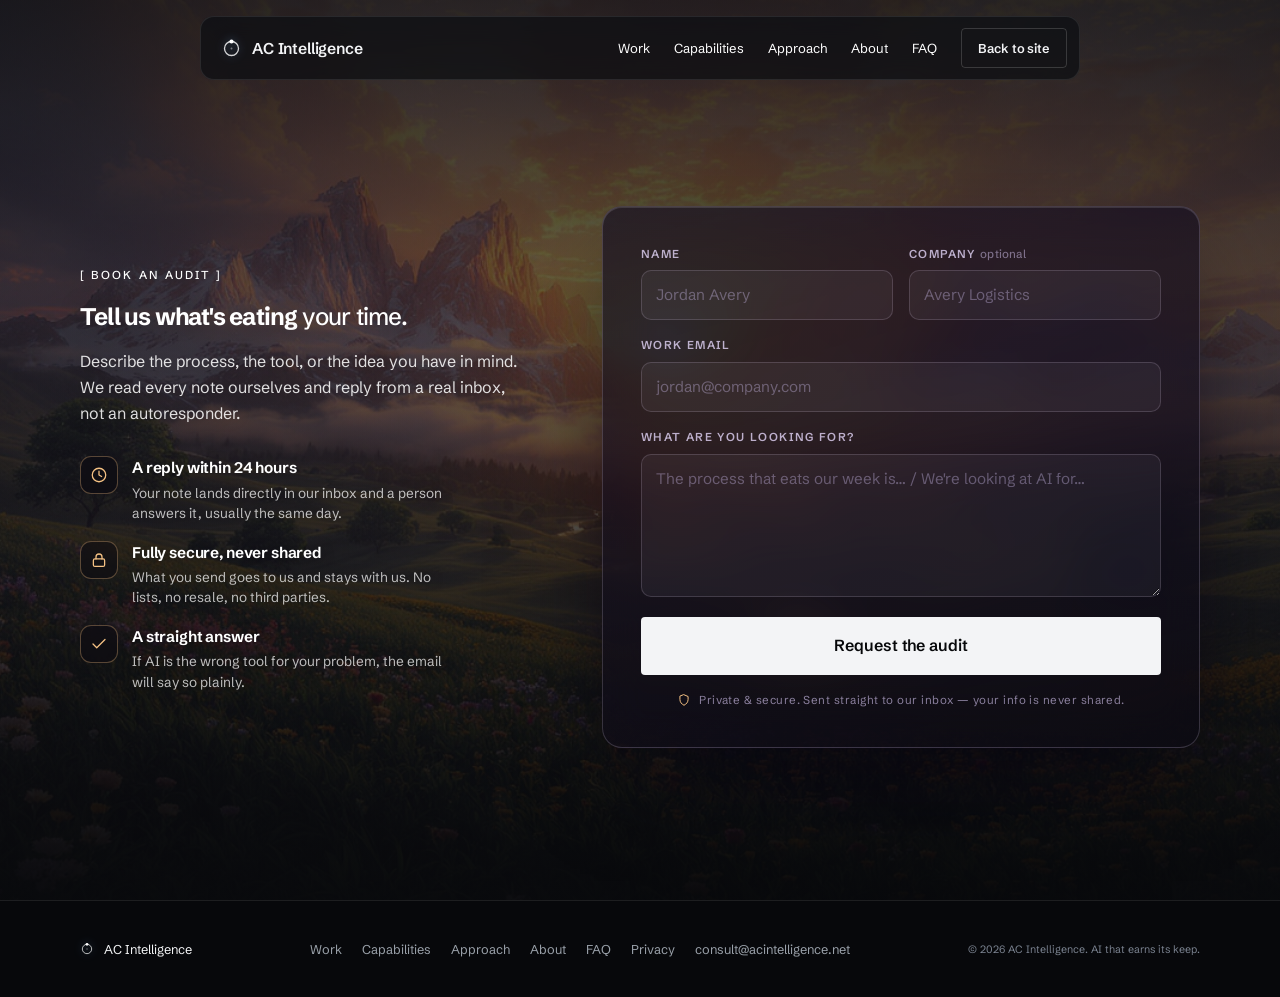
<file: book.html>
<!DOCTYPE html>
<html lang="en">
<head>
  <meta charset="UTF-8" />
  <meta name="viewport" content="width=device-width, initial-scale=1.0" />
  <title>Book an Audit | AC Intelligence</title>
  <meta name="description" content="Book a 30-minute AI audit with AC Intelligence. Tell us about the process that eats your time and hear back from a real person within 24 hours." />
  <meta name="robots" content="index, follow" />
  <link rel="canonical" href="https://www.acintelligence.net/book.html" />
  <meta property="og:type" content="website" />
  <meta property="og:url" content="https://www.acintelligence.net/book.html" />
  <meta property="og:title" content="Book an Audit | AC Intelligence" />
  <meta property="og:description" content="Tell us about the process that eats your time. A real person replies within 24 hours." />
  <meta property="og:image" content="https://www.acintelligence.net/assets/og.jpg?v=2" />
  <meta name="twitter:card" content="summary_large_image" />
  <meta name="twitter:title" content="Book an Audit | AC Intelligence" />
  <meta name="twitter:description" content="Tell us about the process that eats your time. A real person replies within 24 hours." />
  <meta name="twitter:image" content="https://www.acintelligence.net/assets/og.jpg?v=2" />
  <link rel="preconnect" href="https://fonts.googleapis.com" />
  <link rel="preconnect" href="https://fonts.gstatic.com" crossorigin />
  <link href="https://fonts.googleapis.com/css2?family=Schibsted+Grotesk:wght@400;500;600;700;800;900&display=swap" rel="stylesheet" />
  <link rel="icon" type="image/svg+xml" href="assets/favicon.svg?v=4" />
  <link rel="icon" type="image/png" sizes="48x48" href="assets/favicon-48.png?v=4" />
  <link rel="icon" type="image/png" sizes="96x96" href="assets/favicon-96.png?v=4" />
  <link rel="icon" type="image/png" sizes="192x192" href="assets/favicon-192.png?v=4" />
  <link rel="icon" type="image/png" sizes="32x32" href="assets/favicon-32.png?v=4" />
  <link rel="apple-touch-icon" href="assets/favicon-180.png?v=4" />
  <link rel="preload" as="image" href="assets/scroll/booking-bg.jpg" fetchpriority="high" />
  <link rel="stylesheet" href="styles.css?v=306" />
</head>
<body class="book-page">
  <a class="skip" href="#main">Skip to content</a>

  <!-- ===================== NAV ===================== -->
  <header class="nav scrolled" id="nav">
    <div class="nav-inner">
      <a class="brand" href="index.html" aria-label="AC Intelligence home">
        <svg class="brand-mark" viewBox="0 0 24 24" fill="none" aria-hidden="true">
          <circle cx="12" cy="12" r="8" stroke="rgba(255,255,255,.82)" stroke-width="1.5"/>
          <circle cx="12" cy="12" r="1.1" fill="rgba(255,255,255,.42)"/>
          <circle cx="12" cy="4" r="2.4" fill="#fff"/>
        </svg>
        <span class="brand-name">AC&nbsp;Intelligence</span>
      </a>
      <nav class="nav-links mono" aria-label="Primary">
        <a href="index.html#work">Work</a>
        <a href="index.html#capabilities">Capabilities</a>
        <a href="index.html#approach">Approach</a>
        <a href="index.html#about">About</a>
        <a href="index.html#faq">FAQ</a>
      </nav>
      <div class="nav-actions">
        <a class="btn btn-ghost mono" href="index.html">Back to site</a>
        <button class="menu-btn" id="menuBtn" aria-label="Open menu" aria-expanded="false" aria-controls="mobileMenu">
          <span></span><span></span>
        </button>
      </div>
    </div>
  </header>

  <!-- mobile menu overlay -->
  <div class="mobile-menu" id="mobileMenu" hidden>
    <nav class="mm-links" aria-label="Mobile">
      <a href="index.html#work">Work</a>
      <a href="index.html#capabilities">Capabilities</a>
      <a href="index.html#approach">Approach</a>
      <a href="index.html#about">About</a>
      <a href="index.html#faq">FAQ</a>
      <a class="mm-cta" href="index.html">Back to site</a>
    </nav>
  </div>

  <main id="main">
    <section class="book" aria-labelledby="bookTitle">
      <div class="book-bg" aria-hidden="true"></div>
      <div class="wrap book-inner">

        <div class="book-copy reveal">
          <p class="eyebrow mono">[ BOOK AN AUDIT ]</p>
          <h1 class="book-title" id="bookTitle">Tell us what's eating <span class="mono-accent">your time.</span></h1>
          <p class="book-lead">Describe the process, the tool, or the idea you have in mind. We read every note ourselves and reply from a real inbox, not an autoresponder.</p>
          <ul class="book-ticks">
            <li>
              <span class="bt-ic" aria-hidden="true"><svg viewBox="0 0 24 24" fill="none" stroke="currentColor" stroke-width="1.7" stroke-linecap="round" stroke-linejoin="round"><circle cx="12" cy="12" r="9"/><path d="M12 7v5l3.5 2"/></svg></span>
              <div><b>A reply within 24 hours</b><span>Your note lands directly in our inbox and a person answers it, usually the same day.</span></div>
            </li>
            <li>
              <span class="bt-ic" aria-hidden="true"><svg viewBox="0 0 24 24" fill="none" stroke="currentColor" stroke-width="1.7" stroke-linecap="round" stroke-linejoin="round"><rect x="4.5" y="10.5" width="15" height="10" rx="2"/><path d="M8 10.5V8a4 4 0 0 1 8 0v2.5"/></svg></span>
              <div><b>Fully secure, never shared</b><span>What you send goes to us and stays with us. No lists, no resale, no third parties.</span></div>
            </li>
            <li>
              <span class="bt-ic" aria-hidden="true"><svg viewBox="0 0 24 24" fill="none" stroke="currentColor" stroke-width="1.7" stroke-linecap="round" stroke-linejoin="round"><path d="M20 6 9 17l-5-5"/></svg></span>
              <div><b>A straight answer</b><span>If AI is the wrong tool for your problem, the email will say so plainly.</span></div>
            </li>
          </ul>
        </div>

        <div class="book-card reveal" data-d="1">
          <form id="bookForm" action="https://formsubmit.co/consult@acintelligence.net" method="POST">
            <input type="hidden" name="_subject" value="New audit request — acintelligence.net" />
            <input type="hidden" name="_template" value="table" />
            <input type="hidden" name="_captcha" value="false" />
            <input type="hidden" name="_next" value="https://www.acintelligence.net/book.html?sent=1" />
            <input type="text" name="_honey" tabindex="-1" autocomplete="off" class="hp" aria-hidden="true" />

            <div class="bf-row">
              <div class="bf-field">
                <label for="bfName">Name</label>
                <input id="bfName" name="name" type="text" autocomplete="name" required placeholder="Jordan Avery" />
              </div>
              <div class="bf-field">
                <label for="bfCompany">Company <em>optional</em></label>
                <input id="bfCompany" name="company" type="text" autocomplete="organization" placeholder="Avery Logistics" />
              </div>
            </div>
            <div class="bf-field">
              <label for="bfEmail">Work email</label>
              <input id="bfEmail" name="email" type="email" autocomplete="email" required placeholder="jordan@company.com" />
            </div>
            <div class="bf-field">
              <label for="bfMsg">What are you looking for?</label>
              <textarea id="bfMsg" name="message" rows="5" required placeholder="The process that eats our week is… / We're looking at AI for…"></textarea>
            </div>

            <button class="btn btn-solid lg bf-submit" id="bfSubmit" type="submit">
              <span class="bf-label">Request the audit</span>
              <span class="bf-spin" aria-hidden="true"></span>
            </button>
            <p class="bf-error mono" id="bfError" hidden>Something went wrong sending this. Email us directly at <a href="mailto:consult@acintelligence.net">consult@acintelligence.net</a>.</p>
            <p class="bf-note mono">
              <svg viewBox="0 0 24 24" fill="none" stroke="currentColor" stroke-width="1.7" stroke-linecap="round" stroke-linejoin="round" aria-hidden="true"><path d="M12 3l7 3v5c0 4.5-3 8.2-7 10-4-1.8-7-5.5-7-10V6z"/></svg>
              Private &amp; secure. Sent straight to our inbox — your info is never shared.
            </p>
          </form>

          <div class="book-done" id="bookDone" hidden>
            <span class="bd-ic" aria-hidden="true"><svg viewBox="0 0 24 24" fill="none" stroke="currentColor" stroke-width="1.8" stroke-linecap="round" stroke-linejoin="round"><path d="M20 6 9 17l-5-5"/></svg></span>
            <h2>Got it. Watch your inbox.</h2>
            <p>Your note is on its way to <b>consult@acintelligence.net</b>. A real person will reply within 24 hours — usually sooner.</p>
            <p class="bd-sub mono">Nothing you sent is shared with anyone else.</p>
            <a class="btn btn-ghost" href="index.html">Back to the site</a>
          </div>
        </div>

      </div>
    </section>
  </main>

  <!-- ===================== FOOTER ===================== -->
  <footer class="foot book-foot">
    <div class="wrap foot-inner mono">
      <span class="foot-brand"><svg class="brand-mark" viewBox="0 0 24 24" fill="none" aria-hidden="true"><circle cx="12" cy="12" r="8" stroke="rgba(255,255,255,.82)" stroke-width="1.5"/><circle cx="12" cy="12" r="1.1" fill="rgba(255,255,255,.42)"/><circle cx="12" cy="4" r="2.4" fill="#fff"/></svg>AC Intelligence</span>
      <nav class="foot-links" aria-label="Footer">
        <a href="index.html#work">Work</a>
        <a href="index.html#capabilities">Capabilities</a>
        <a href="index.html#approach">Approach</a>
        <a href="index.html#about">About</a>
        <a href="index.html#faq">FAQ</a>
        <a href="privacy.html">Privacy</a>
        <a href="mailto:consult@acintelligence.net">consult@acintelligence.net</a>
      </nav>
      <small>© 2026 AC Intelligence. AI that earns its keep.</small>
    </div>
  </footer>

  <script>
  (function () {
    "use strict";
    var reduce = window.matchMedia("(prefers-reduced-motion: reduce)").matches;

    /* reveals */
    var reveals = document.querySelectorAll(".reveal");
    if (reduce || !("IntersectionObserver" in window)) {
      reveals.forEach(function (el) { el.classList.add("in"); });
    } else {
      var io = new IntersectionObserver(function (entries, obs) {
        entries.forEach(function (en) { if (en.isIntersecting) { en.target.classList.add("in"); obs.unobserve(en.target); } });
      }, { threshold: 0.12 });
      reveals.forEach(function (el) { io.observe(el); });
    }

    /* mobile menu */
    var menuBtn = document.getElementById("menuBtn");
    var mobileMenu = document.getElementById("mobileMenu");
    function setMenu(open) {
      if (!menuBtn || !mobileMenu) return;
      menuBtn.setAttribute("aria-expanded", open ? "true" : "false");
      if (open) { mobileMenu.hidden = false; requestAnimationFrame(function () { mobileMenu.classList.add("open"); }); }
      else { mobileMenu.classList.remove("open"); setTimeout(function () { mobileMenu.hidden = true; }, 320); }
    }
    if (menuBtn && mobileMenu) {
      menuBtn.addEventListener("click", function () { setMenu(menuBtn.getAttribute("aria-expanded") !== "true"); });
      mobileMenu.querySelectorAll("a").forEach(function (a) { a.addEventListener("click", function () { setMenu(false); }); });
      document.addEventListener("keydown", function (e) { if (e.key === "Escape" && menuBtn.getAttribute("aria-expanded") === "true") setMenu(false); });
    }

    /* form: AJAX submit with loading → success/error; non-JS falls back to a normal POST */
    var form = document.getElementById("bookForm");
    var done = document.getElementById("bookDone");
    var errEl = document.getElementById("bfError");
    var submitBtn = document.getElementById("bfSubmit");

    function showDone() {
      form.hidden = true;
      done.hidden = false;
      done.focus && done.setAttribute("tabindex", "-1");
      done.focus();
    }

    /* returning from the non-JS fallback redirect */
    if (/[?&]sent=1/.test(location.search)) showDone();

    form.addEventListener("submit", function (e) {
      e.preventDefault();
      if (!form.checkValidity()) { form.reportValidity(); return; }
      errEl.hidden = true;
      submitBtn.classList.add("sending");
      submitBtn.disabled = true;

      var data = {};
      new FormData(form).forEach(function (v, k) { if (k !== "_next") data[k] = v; });

      fetch("https://formsubmit.co/ajax/consult@acintelligence.net", {
        method: "POST",
        headers: { "Content-Type": "application/json", "Accept": "application/json" },
        body: JSON.stringify(data)
      }).then(function (r) {
        if (!r.ok) throw new Error("HTTP " + r.status);
        return r.json();
      }).then(function () {
        showDone();
      }).catch(function () {
        errEl.hidden = false;
        submitBtn.classList.remove("sending");
        submitBtn.disabled = false;
      });
    });
  })();
  </script>
</body>
</html>
</file>
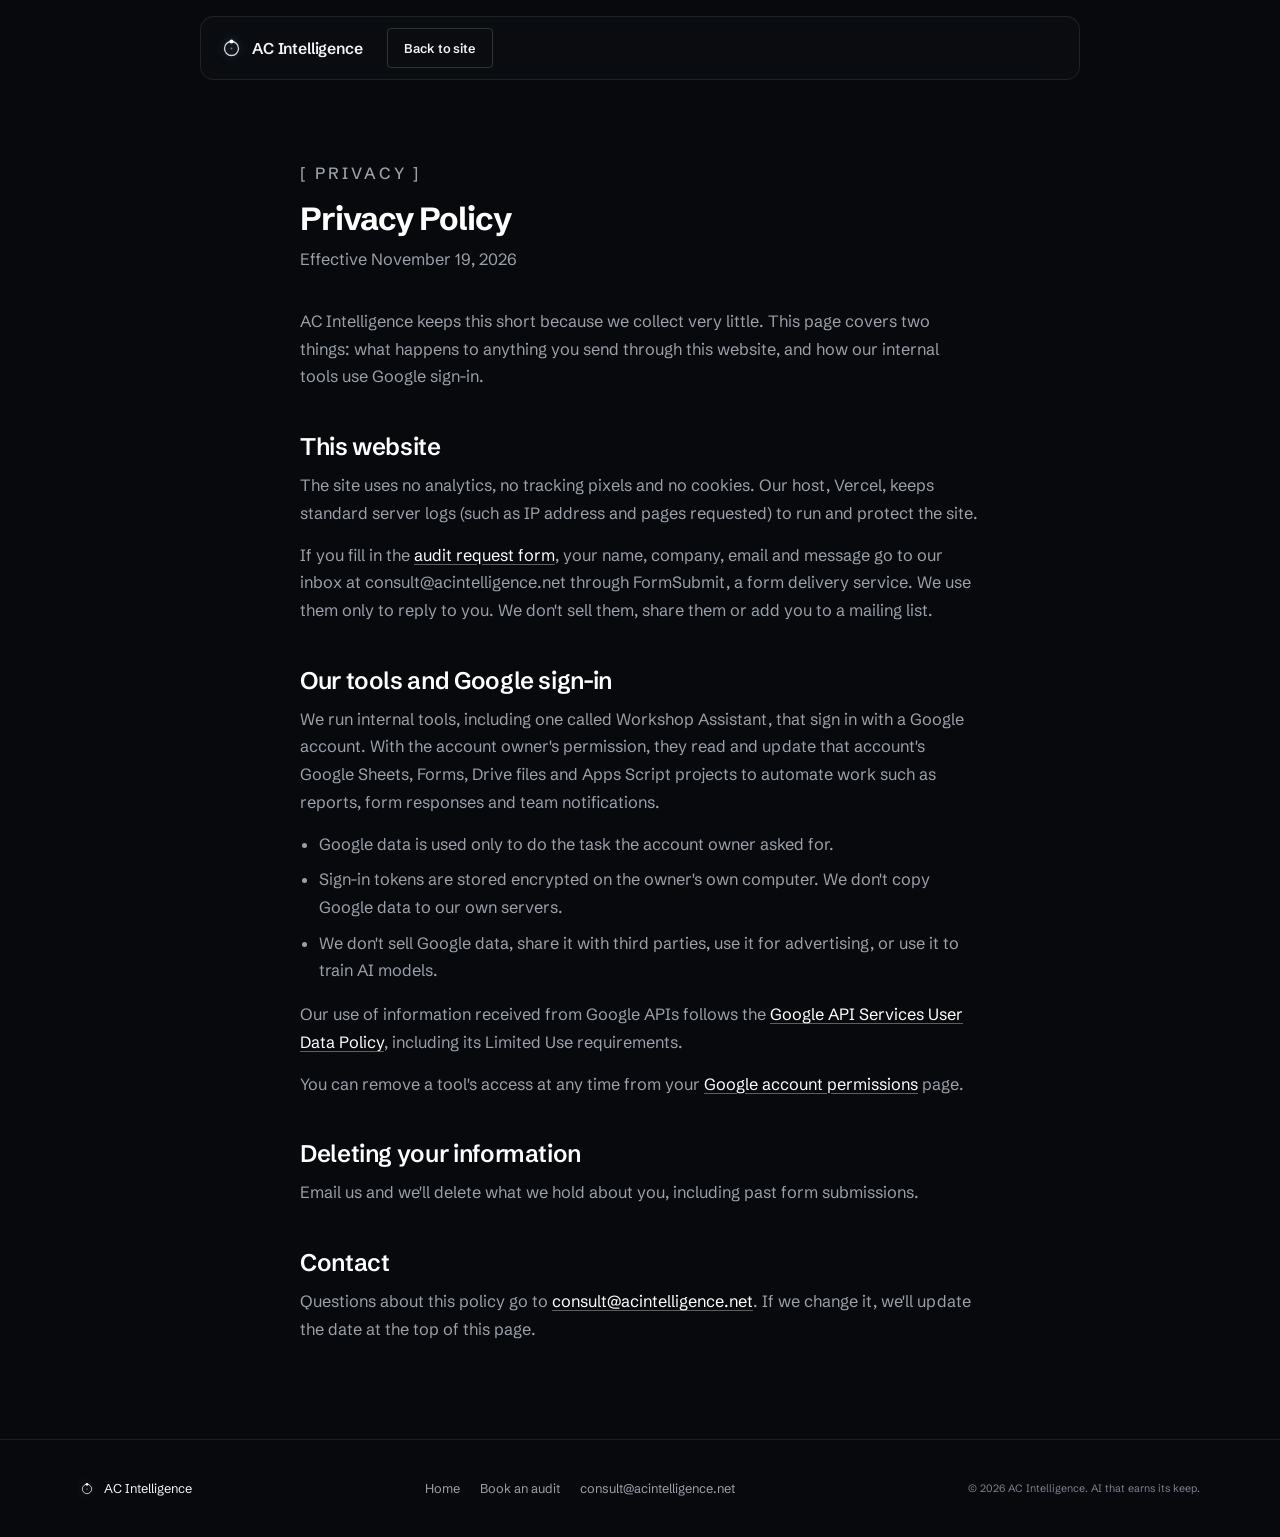
<file: privacy.html>
<!DOCTYPE html>
<html lang="en">
<head>
  <meta charset="UTF-8" />
  <meta name="viewport" content="width=device-width, initial-scale=1.0" />
  <title>Privacy Policy | AC Intelligence</title>
  <meta name="description" content="How AC Intelligence handles what you send through this site and the data our internal tools access through Google sign-in." />
  <meta name="robots" content="index, follow" />
  <link rel="canonical" href="https://www.acintelligence.net/privacy.html" />
  <link rel="preconnect" href="https://fonts.googleapis.com" />
  <link rel="preconnect" href="https://fonts.gstatic.com" crossorigin />
  <link href="https://fonts.googleapis.com/css2?family=Schibsted+Grotesk:wght@400;500;600;700;800;900&display=swap" rel="stylesheet" />
  <link rel="icon" type="image/svg+xml" href="assets/favicon.svg?v=4" />
  <link rel="icon" type="image/png" sizes="32x32" href="assets/favicon-32.png?v=4" />
  <link rel="apple-touch-icon" href="assets/favicon-180.png?v=4" />
  <link rel="stylesheet" href="styles.css?v=307" />
</head>
<body class="legal-page">
  <a class="skip" href="#main">Skip to content</a>

  <header class="nav scrolled" id="nav">
    <div class="nav-inner">
      <a class="brand" href="index.html" aria-label="AC Intelligence home">
        <svg class="brand-mark" viewBox="0 0 24 24" fill="none" aria-hidden="true">
          <circle cx="12" cy="12" r="8" stroke="rgba(255,255,255,.82)" stroke-width="1.5"/>
          <circle cx="12" cy="12" r="1.1" fill="rgba(255,255,255,.42)"/>
          <circle cx="12" cy="4" r="2.4" fill="#fff"/>
        </svg>
        <span class="brand-name">AC&nbsp;Intelligence</span>
      </a>
      <div class="nav-actions">
        <a class="btn btn-ghost mono" href="index.html">Back to site</a>
      </div>
    </div>
  </header>

  <main id="main" class="legal wrap">
    <p class="eyebrow mono">[ PRIVACY ]</p>
    <h1>Privacy Policy</h1>
    <p class="legal-date mono">Effective November 19, 2026</p>

    <p>AC Intelligence keeps this short because we collect very little. This page covers two things: what happens to anything you send through this website, and how our internal tools use Google sign-in.</p>

    <h2>This website</h2>
    <p>The site uses no analytics, no tracking pixels and no cookies. Our host, Vercel, keeps standard server logs (such as IP address and pages requested) to run and protect the site.</p>
    <p>If you fill in the <a href="book.html">audit request form</a>, your name, company, email and message go to our inbox at consult@acintelligence.net through FormSubmit, a form delivery service. We use them only to reply to you. We don't sell them, share them or add you to a mailing list.</p>

    <h2>Our tools and Google sign-in</h2>
    <p>We run internal tools, including one called Workshop Assistant, that sign in with a Google account. With the account owner's permission, they read and update that account's Google Sheets, Forms, Drive files and Apps Script projects to automate work such as reports, form responses and team notifications.</p>
    <ul>
      <li>Google data is used only to do the task the account owner asked for.</li>
      <li>Sign-in tokens are stored encrypted on the owner's own computer. We don't copy Google data to our own servers.</li>
      <li>We don't sell Google data, share it with third parties, use it for advertising, or use it to train AI models.</li>
    </ul>
    <p>Our use of information received from Google APIs follows the <a href="https://developers.google.com/terms/api-services-user-data-policy" rel="noopener">Google API Services User Data Policy</a>, including its Limited Use requirements.</p>
    <p>You can remove a tool's access at any time from your <a href="https://myaccount.google.com/permissions" rel="noopener">Google account permissions</a> page.</p>

    <h2>Deleting your information</h2>
    <p>Email us and we'll delete what we hold about you, including past form submissions.</p>

    <h2>Contact</h2>
    <p>Questions about this policy go to <a href="mailto:consult@acintelligence.net">consult@acintelligence.net</a>. If we change it, we'll update the date at the top of this page.</p>
  </main>

  <footer class="foot">
    <div class="wrap foot-inner mono">
      <span class="foot-brand"><svg class="brand-mark" viewBox="0 0 24 24" fill="none" aria-hidden="true"><circle cx="12" cy="12" r="8" stroke="rgba(255,255,255,.82)" stroke-width="1.5"/><circle cx="12" cy="12" r="1.1" fill="rgba(255,255,255,.42)"/><circle cx="12" cy="4" r="2.4" fill="#fff"/></svg>AC Intelligence</span>
      <nav class="foot-links" aria-label="Footer">
        <a href="index.html">Home</a>
        <a href="book.html">Book an audit</a>
        <a href="mailto:consult@acintelligence.net">consult@acintelligence.net</a>
      </nav>
      <small>© 2026 AC Intelligence. AI that earns its keep.</small>
    </div>
  </footer>
</body>
</html>
</file>
<file: styles.css>
/* ============================================================
   AC Intelligence — scroll-scrubbed site
   Dark · sans + mono · GSAP/Lenis
   ============================================================ */

:root{
  --bg:#08090c;
  --bg-2:#0b0d11;
  --panel:#0e1015;
  --panel-2:#141821;
  --ink:#f3f4f6;
  --ink-2:#9aa1aa;
  --ink-3:#7b8391;
  --line:rgba(255,255,255,.09);
  --line-2:rgba(255,255,255,.16);
  --accent-rgb:255,255,255; /* white — active / interactive signal */
  --accent:rgb(var(--accent-rgb));
  --accent-2:#c8d2da;    /* platinum — neutral decorative */
  --up:#34d399;          /* functional: live / positive */
  --down:#fb7185;        /* functional: down / risk */
  --panel-lift:#1b1d22;
  --sans:'Schibsted Grotesk',system-ui,-apple-system,sans-serif;
  --mono:'Schibsted Grotesk',system-ui,-apple-system,sans-serif;
  --code:ui-monospace,'SF Mono',SFMono-Regular,Menlo,monospace;
  --wrap:1200px;
  --pad:clamp(20px,4vw,40px);
  --ease:cubic-bezier(.22,.61,.27,1);
}

*{box-sizing:border-box;margin:0;padding:0}
[hidden]{display:none!important}
html{-webkit-text-size-adjust:100%}
html.lenis,html.lenis body{height:auto}
.lenis.lenis-smooth{scroll-behavior:auto!important}
body{
  font-family:var(--sans);background:var(--bg);color:var(--ink);
  font-size:clamp(15px,.3vw+14px,16.5px);line-height:1.6;font-weight:400;
  -webkit-font-smoothing:antialiased;overflow-x:hidden;
}
a{color:inherit;text-decoration:none}
img{max-width:100%;display:block}
button{font:inherit;cursor:pointer;border:0;background:none;color:inherit}
.mono{font-family:var(--mono)}
.dim{color:var(--ink-3)}
.mono-accent{font-family:var(--mono);font-weight:500}
::selection{background:rgba(var(--accent-rgb),.26);color:#fff}
:focus-visible{outline:2px solid var(--accent);outline-offset:3px;border-radius:6px}
.wrap{max-width:var(--wrap);margin:0 auto;padding:0 var(--pad)}
.skip{position:absolute;left:-999px}
.skip:focus{left:14px;top:14px;z-index:300;background:var(--ink);color:#000;padding:10px 16px;border-radius:8px}
section[id]{scroll-margin-top:92px}

h1,h2,h3{font-weight:600;letter-spacing:-.025em;line-height:1.04}
.eyebrow{font-size:.72rem;letter-spacing:.18em;color:var(--accent);font-weight:500}

/* ---------- buttons ---------- */
.btn{display:inline-flex;align-items:center;justify-content:center;gap:9px;font-weight:600;font-size:.9rem;letter-spacing:-.005em;padding:13px 24px;border-radius:4px;will-change:transform;transition:transform .22s var(--ease),box-shadow .25s var(--ease),background .25s,border-color .25s,color .25s}
.btn-solid{background:var(--ink);color:#07080a}
.btn-solid:hover{background:#fff;transform:translateY(-4px) scale(1.035);box-shadow:0 16px 34px -16px rgba(0,0,0,.6)}
.btn-ghost{border:1px solid var(--line-2);color:var(--ink)}
.btn-ghost:hover{border-color:#fff;color:#fff;background:rgba(255,255,255,.05);transform:translateY(-4px) scale(1.035);box-shadow:0 18px 44px -14px rgba(255,255,255,.35),0 0 24px -6px rgba(255,255,255,.28)}
.btn.lg{padding:16px 32px;font-size:1rem}
@media(prefers-reduced-motion:reduce){.btn:hover{transform:none}}

/* ---------- nav ---------- */
.nav{position:fixed;inset:0 0 auto 0;z-index:200;display:flex;justify-content:center;padding:16px var(--pad);transition:padding .4s var(--ease)}
.nav-inner{width:100%;max-width:var(--wrap);display:flex;align-items:center;gap:24px;padding:11px 12px 11px 20px;border-radius:14px;border:1px solid transparent;transition:background .4s,border-color .4s,backdrop-filter .4s,max-width .5s var(--ease)}
.nav.scrolled .nav-inner{max-width:880px;background:rgba(12,14,18,.72);border-color:var(--line);-webkit-backdrop-filter:blur(16px) saturate(1.4);backdrop-filter:blur(16px) saturate(1.4)}
.brand{display:flex;align-items:center;gap:10px;font-weight:600;letter-spacing:-.01em;font-size:.98rem}
.brand-mark{width:21px;height:21px;display:block;flex:none;filter:drop-shadow(0 0 5px rgba(120,190,255,.45));animation:orbit 16s linear infinite;transition:filter .3s var(--ease)}
.brand:hover .brand-mark{filter:drop-shadow(0 0 9px rgba(120,190,255,.8))}
@keyframes orbit{to{transform:rotate(360deg)}}
.nav-links{margin-left:auto;display:flex;gap:24px;font-size:.82rem}
.nav-links a{color:#fff;transition:color .2s}
.nav-actions{display:flex;gap:10px;align-items:center}
.nav .btn{padding:9px 16px;font-size:.8rem;white-space:nowrap}
.menu-btn{display:none;width:38px;height:38px;flex-direction:column;align-items:center;justify-content:center;gap:6px;border:1px solid var(--line-2);border-radius:9px}
.menu-btn span{display:block;width:16px;height:1.6px;background:#fff;transition:transform .3s var(--ease),opacity .3s}
.menu-btn[aria-expanded="true"] span:first-child{transform:translateY(3.8px) rotate(45deg)}
.menu-btn[aria-expanded="true"] span:last-child{transform:translateY(-3.8px) rotate(-45deg)}
@media(max-width:880px){
  .nav-links{display:none}
  .menu-btn{display:flex}
}
@media(max-width:420px){
  .nav .btn{padding:8px 12px;font-size:.72rem}
  .brand-name{font-size:.88rem}
  .nav-inner{gap:14px;padding-left:14px}
}

/* mobile menu overlay */
.mobile-menu{position:fixed;inset:0;z-index:190;background:rgba(6,7,10,.96);-webkit-backdrop-filter:blur(10px);backdrop-filter:blur(10px);display:flex;align-items:center;justify-content:center}
.mm-links{display:flex;flex-direction:column;gap:26px;text-align:center}
.mm-links a{font-size:1.5rem;font-weight:600;letter-spacing:-.02em;color:#fff;opacity:0;transform:translateY(14px);transition:opacity .4s var(--ease),transform .4s var(--ease)}
.mobile-menu.open .mm-links a{opacity:1;transform:none}
.mm-links a:nth-child(2){transition-delay:.04s}.mm-links a:nth-child(3){transition-delay:.08s}
.mm-links a:nth-child(4){transition-delay:.12s}.mm-links a:nth-child(5){transition-delay:.16s}
.mm-links a:nth-child(6){transition-delay:.2s}
.mm-links .mm-cta{margin-top:10px;font-size:1.05rem;padding:14px 26px;border:1px solid var(--line-2);border-radius:8px}

/* ============================================================
   HERO + scaling window over the skyfield
   ============================================================ */
.hero{position:relative;z-index:2;background:#07080a}
.hero-inner{position:absolute;inset:0;z-index:4;display:flex;flex-direction:column;align-items:center;justify-content:center;text-align:center;padding:0 var(--pad);transform:translateY(-4vh)}
.hero-inner::before{content:"";position:absolute;inset:0;z-index:-1;pointer-events:none;background:radial-gradient(ellipse 54% 42% at 50% 50%,rgba(8,9,12,.72),rgba(8,9,12,.38) 55%,transparent 78%)}
.hero-inner .hero-title,.hero-inner .hero-lead{max-width:760px}
.hero .eyebrow{display:inline-block;margin-bottom:22px}
.hero-title{font-size:clamp(2.8rem,1.2rem+6.4vw,6rem);letter-spacing:-.035em;font-weight:700}
.hero-title .mono-accent{color:var(--ink)}
.hero-lead{margin:24px auto 32px;max-width:640px;color:rgba(255,255,255,.88);font-size:clamp(1.02rem,.95rem+.4vw,1.18rem);font-weight:450}
.hero-cta{display:flex;gap:14px;justify-content:center;flex-wrap:wrap}

.hero-stage{position:relative;height:400vh}
.hero-pin{position:sticky;top:0;height:100vh;overflow:hidden;background:#07080a}

/* terrain backdrop: vibrant aerial landscape, scrims keep text + page transition dark */
.terrain{position:absolute;inset:0;background:url("assets/scroll/terrain-mtn-b.jpg") center/cover no-repeat;will-change:transform;transform-origin:center}
.terrain::after{content:"";position:absolute;inset:0;background:
  linear-gradient(180deg,rgba(8,9,12,.42) 0%,rgba(8,9,12,.05) 26%,rgba(8,9,12,.1) 62%,rgba(8,9,12,.86) 92%,var(--bg) 100%),
  radial-gradient(ellipse 96% 78% at 50% 44%,transparent,rgba(8,9,12,.3))}

/* right-side ops-hub copy that slides in as the dashboard moves left */
.hero-copy{position:absolute;top:50%;right:clamp(20px,4vw,64px);z-index:4;width:min(400px,31vw);text-align:left;opacity:0;transform:translateY(-50%) translateX(44px);will-change:transform,opacity;pointer-events:none;
  padding:clamp(22px,2.4vw,32px);border-radius:16px;border:1px solid rgba(255,255,255,.14);
  background:linear-gradient(180deg,rgba(8,10,15,.82),rgba(8,10,15,.7));
  -webkit-backdrop-filter:blur(10px) saturate(1.2);backdrop-filter:blur(10px) saturate(1.2);
  box-shadow:0 34px 80px -30px rgba(0,0,0,.8)}
.hero-copy .eyebrow{display:inline-block;margin-bottom:16px}
.copy-title{font-size:clamp(1.7rem,1rem+2vw,2.7rem);letter-spacing:-.03em;line-height:1.05;font-weight:700}
.copy-lead{margin:18px 0 20px;font-size:clamp(.92rem,.88rem+.2vw,1.02rem);color:rgba(255,255,255,.82);line-height:1.6}
.copy-ticks{list-style:none;display:flex;flex-direction:column;gap:9px;font-size:.8rem;color:#fff}
.copy-ticks li{position:relative;padding-left:22px}
.copy-ticks li::before{content:"";position:absolute;left:0;top:.42em;width:11px;height:6px;border-left:2px solid #F5C284;border-bottom:2px solid #F5C284;transform:rotate(-45deg)}

/* native-size window: rests at scale(1) so text rasterizes pixel-crisp.
   Centered in the band below the floating nav; JS clamps the final scale to fit. */
.hero-window{position:absolute;top:calc(50% + 34px);left:50%;width:min(780px,90vw);z-index:3;opacity:0;
  transform:translate(calc(-50% + var(--wx,0px)),calc(-50% + var(--wy,0px))) scale(var(--ws,.72));
  transform-origin:center center;will-change:transform,opacity;backface-visibility:hidden}
/* dusk glass shell: translucent plum panel that lets the sunset through */
.window.hero-window{border:1px solid rgba(238,222,255,.17);border-radius:20px;
  background:linear-gradient(160deg,rgba(31,19,50,.58),rgba(15,9,28,.46));
  -webkit-backdrop-filter:blur(22px) saturate(1.35);backdrop-filter:blur(22px) saturate(1.35);
  box-shadow:0 34px 90px -20px rgba(10,4,26,.85),inset 0 1px 0 rgba(255,255,255,.13)}
.window.hero-window::before,.window.hero-window::after{display:none}
.window.hero-window .win-body{background:transparent;min-height:0}
@supports not ((backdrop-filter:blur(2px)) or (-webkit-backdrop-filter:blur(2px))){
  .window.hero-window{background:linear-gradient(160deg,rgba(31,19,50,.95),rgba(15,9,28,.93))}
}

/* dusk console: Duskline Property Group (fictional) — evening-shift portfolio ops,
   palette sampled from the terrain (rose data, amber moon accent, lavender inks) */
.dusk{display:flex;color:#F6EFFF}
.dd-rail{width:46px;flex:none;display:flex;flex-direction:column;align-items:center;gap:6px;padding:14px 0 12px;border-right:1px solid rgba(236,220,255,.1)}
.dd-ric{display:flex;align-items:center;justify-content:center;width:29px;height:29px;border-radius:9px;color:rgba(206,190,236,.55)}
.dd-ric svg{width:16px;height:16px}
.dd-ric.on{color:#FBF7FF;background:rgba(244,143,188,.16);box-shadow:inset 0 0 0 1px rgba(244,143,188,.3)}
.dd-rsp{flex:1}
.dd-ava{width:26px;height:26px;border-radius:50%;display:flex;align-items:center;justify-content:center;font-size:.52rem;letter-spacing:.04em;color:#1C1030;background:linear-gradient(135deg,#F5C284,#F48FBC);font-weight:700}
.dd-main{flex:1;min-width:0;padding:14px 20px 15px;display:flex;flex-direction:column;gap:12px}
.dd-top{display:flex;align-items:center;gap:12px;padding-bottom:11px;border-bottom:1px solid rgba(236,220,255,.12)}
.dd-brand{display:inline-flex;align-items:center;gap:8px;font-weight:700;font-size:.9rem;letter-spacing:-.01em;color:#FBF7FF}
.dd-brand svg{width:16px;height:16px}
.dd-shift{font-size:.55rem;letter-spacing:.15em;text-transform:uppercase;color:rgba(214,198,242,.62);border:1px solid rgba(236,220,255,.16);border-radius:100px;padding:4px 10px;flex:none}
.dd-search{font-size:.6rem;color:rgba(206,190,236,.42);background:rgba(236,220,255,.06);border:1px solid rgba(236,220,255,.1);border-radius:8px;padding:6px 12px;min-width:0;overflow:hidden;text-overflow:ellipsis;white-space:nowrap}
.dd-right{margin-left:auto;display:inline-flex;align-items:center;gap:12px;flex:none}
.dd-time{font-size:.66rem;color:rgba(226,212,248,.78)}
.dd-live{display:inline-flex;align-items:center;gap:6px;font-size:.55rem;letter-spacing:.16em;text-transform:uppercase;color:#F8D8AE}
.dd-live i{width:7px;height:7px;border-radius:50%;background:#F5C284;box-shadow:0 0 10px 2px rgba(245,194,132,.55);animation:ddPulse 2.6s ease-in-out infinite}
@keyframes ddPulse{50%{opacity:.4}}
/* KPI strip */
.dd-kpis{display:grid;grid-template-columns:repeat(4,1fr);gap:14px}
.dd-kpi{border:1px solid rgba(236,220,255,.1);background:rgba(236,220,255,.045);border-radius:12px;padding:9px 12px 10px}
.dd-kpi span{display:block;font-size:.54rem;letter-spacing:.1em;text-transform:uppercase;color:rgba(206,190,236,.55);margin-bottom:5px;white-space:nowrap;overflow:hidden;text-overflow:ellipsis}
.dd-kpi b{display:block;font-size:1.32rem;font-weight:800;letter-spacing:-.02em;line-height:1;
  background:linear-gradient(100deg,#FBD3E6,#F48FBC 55%,#F5C284);-webkit-background-clip:text;background-clip:text;color:transparent}
.dd-kpi em{display:block;margin-top:5px;font-style:normal;font-size:.56rem;color:rgba(214,198,242,.55)}
.dd-kpi em.k-up{color:#F8D0A0}
.dd-kpi em.k-good{color:#EFA9CC}
/* middle: chart + priority queue */
.dd-mid{display:grid;grid-template-columns:1.5fr 1fr;gap:14px;align-items:stretch}
.dd-chartcard{min-width:0}
.dd-chart-head{display:flex;align-items:baseline;justify-content:space-between;margin-bottom:7px}
.dd-ct{font-size:.74rem;font-weight:600;color:rgba(247,240,255,.92)}
.dd-leg{display:inline-flex;align-items:center;gap:6px;font-size:.54rem;letter-spacing:.06em;color:rgba(214,198,242,.6)}
.dd-leg i{width:7px;height:7px;border-radius:50%;display:inline-block;margin-left:8px}
.dd-leg i:first-child{margin-left:0}
.dd-leg .lg-rose{background:#F48FBC;box-shadow:0 0 6px rgba(244,143,188,.5)}
.dd-leg .lg-lav{background:rgba(185,166,232,.8)}
.dd-area{width:100%;height:118px;display:block;overflow:visible}
.dd-line{filter:drop-shadow(0 0 7px rgba(244,143,188,.45))}
.dd-now-dot{animation:ddPulse 2.6s ease-in-out infinite}
.dd-x{display:flex;justify-content:space-between;margin-top:6px;font-size:.53rem;letter-spacing:.12em;color:rgba(206,190,236,.45)}
.dd-x b{color:#F5C284;font-weight:600}
/* shared card headers */
.dd-card-h{display:flex;align-items:baseline;justify-content:space-between;margin-bottom:7px}
.dd-card-h span{font-size:.68rem;font-weight:600;color:rgba(247,240,255,.9)}
.dd-card-h em{font-style:normal;font-size:.54rem;letter-spacing:.08em;color:rgba(206,190,236,.5)}
/* priority queue */
.dd-queue{border:1px solid rgba(236,220,255,.1);background:rgba(236,220,255,.045);border-radius:12px;padding:10px 12px;min-width:0}
.dd-q{display:flex;align-items:center;gap:9px;padding:5.5px 0;border-bottom:1px solid rgba(236,220,255,.07)}
.dd-q:last-child{border-bottom:0;padding-bottom:1px}
.q-m{display:flex;flex-direction:column;line-height:1.35;min-width:0;flex:1}
.q-m b{font-size:.63rem;font-weight:600;color:#F9F3FF;white-space:nowrap;overflow:hidden;text-overflow:ellipsis}
.q-m span{font-size:.56rem;color:rgba(214,198,242,.58);white-space:nowrap;overflow:hidden;text-overflow:ellipsis}
.dd-pill{flex:none;font-family:var(--mono);font-size:.5rem;font-weight:600;letter-spacing:.04em;padding:3px 8px;border-radius:100px}
.dd-pill.p-rose{color:#FBC9DF;background:rgba(244,143,188,.13);box-shadow:inset 0 0 0 1px rgba(244,143,188,.32)}
.dd-pill.p-amber{color:#F8D8AE;background:rgba(245,194,132,.12);box-shadow:inset 0 0 0 1px rgba(245,194,132,.3)}
.dd-pill.p-lav{color:#D5C8F2;background:rgba(185,166,232,.13);box-shadow:inset 0 0 0 1px rgba(185,166,232,.3)}
.dd-pill.p-dim{color:rgba(214,198,242,.6);background:rgba(236,220,255,.06);box-shadow:inset 0 0 0 1px rgba(236,220,255,.14)}
.dd-dot{width:8px;height:8px;border-radius:50%;flex:none}
.dd-dot.rose{background:#F48FBC;box-shadow:0 0 9px 1px rgba(244,143,188,.55);animation:ddPulse 2.1s ease-in-out infinite}
.dd-dot.amber{background:#F5C284;box-shadow:0 0 9px 1px rgba(245,194,132,.5);animation:ddPulse 2.7s ease-in-out infinite}
.dd-dot.lav{background:#B9A6E8;box-shadow:0 0 8px 1px rgba(185,166,232,.45)}
.dd-dot.dim{background:rgba(214,198,242,.4)}
/* bottom: leasing funnel + tonight feed */
.dd-bot{display:grid;grid-template-columns:1fr 1.2fr;gap:14px}
.dd-funnel,.dd-feed{border:1px solid rgba(236,220,255,.1);background:rgba(236,220,255,.045);border-radius:12px;padding:10px 12px}
.dd-f{display:grid;grid-template-columns:74px 1fr 22px;align-items:center;gap:9px;font-size:.58rem;color:rgba(226,212,248,.8);margin-bottom:6px}
.dd-f:last-child{margin-bottom:1px}
.dd-f b{text-align:right;font-size:.6rem;color:#F9F3FF;font-weight:700}
.f-bar{height:6px;border-radius:4px;background:rgba(236,220,255,.08);overflow:hidden}
.f-bar i{display:block;height:100%;border-radius:4px;background:linear-gradient(90deg,rgba(199,155,224,.65),#F48FBC)}
.f-bar i.f-am{background:linear-gradient(90deg,#F48FBC,#F5C284)}
.dd-e{display:flex;align-items:baseline;gap:10px;padding:5px 0;border-bottom:1px solid rgba(236,220,255,.07)}
.dd-e:last-child{border-bottom:0;padding-bottom:1px}
.dd-e em{font-style:normal;font-size:.54rem;color:rgba(245,194,132,.8);flex:none;width:28px}
.dd-e span{font-size:.6rem;color:rgba(214,198,242,.72);white-space:nowrap;overflow:hidden;text-overflow:ellipsis}
.dd-e span b{color:#F9F3FF;font-weight:600}
.scroll-cue{position:fixed;left:0;right:0;bottom:4vh;z-index:50;pointer-events:none;text-align:center;color:var(--ink-3);font-size:.74rem;letter-spacing:.14em}
.scroll-cue span{display:inline-block;animation:bob 1.8s ease-in-out infinite}
@keyframes bob{50%{transform:translateY(5px)}}

/* ---------- browser window ---------- */
.window{border:1px solid var(--line-2);border-radius:14px;overflow:hidden;background:var(--panel);
  box-shadow:0 40px 120px -40px rgba(0,0,0,.9),0 0 0 1px rgba(255,255,255,.03) inset}
.win-bar{display:flex;align-items:center;gap:12px;padding:11px 16px;background:var(--bg-2);border-bottom:1px solid var(--line)}
.win-dots{display:flex;gap:7px}
.win-dots i{width:11px;height:11px;border-radius:50%;background:var(--line-2);box-shadow:inset 0 0 0 .5px rgba(0,0,0,.25),inset 0 1px 1px rgba(255,255,255,.35)}
.win-dots i:nth-child(1){background:#ff5f57}
.win-dots i:nth-child(2){background:#febc2e}
.win-dots i:nth-child(3){background:#28c840}
.win-title{flex:1;text-align:center;font-size:.74rem;color:var(--ink-3);letter-spacing:.04em}
.win-body{position:relative;background:var(--panel);min-height:300px}


/* code block inside windows */
.code-block .cl-line{display:inline-block;opacity:0;transform:translateX(-8px);transition:opacity .5s var(--ease),transform .5s var(--ease)}
.code-block .cl-line.lit{opacity:1;transform:none}
@media(prefers-reduced-motion:reduce){.code-block .cl-line{opacity:1!important;transform:none!important}}
.win-body .code-block{font-family:var(--code);padding:24px clamp(18px,3vw,30px);font-size:.84rem;line-height:1.9;color:var(--ink-2)}
.c-com{color:var(--ink-3)}.c-key{color:#7dd3fc}.c-fn{color:#6ee7b7}

/* dot pulse (status) */
.dot{width:8px;height:8px;border-radius:50%;display:inline-block}
.dot.ok{background:var(--up);box-shadow:0 0 8px var(--up)}
.dot.ok{animation:dotPulse 2.6s ease-in-out infinite}
@keyframes dotPulse{0%,100%{filter:brightness(.78)}50%{filter:brightness(1.35)}}

/* ===================== SHOWCASE (curtain reveal over the hero) ===================== */
.showcase{position:relative;z-index:1;margin-top:-100vh;background:#07080a}
.showcase-stage{position:relative;height:460vh}
.showcase-pin{position:sticky;top:0;height:100vh;display:flex;align-items:center;overflow:hidden;background:#07080a}
.showcase-pin::before{content:"";position:absolute;inset:0;z-index:0;pointer-events:none;
  background-image:radial-gradient(rgba(255,255,255,.09) 1.1px,transparent 1.7px);background-size:32px 32px;
  -webkit-mask-image:radial-gradient(ellipse 80% 70% at 50% 45%,#000 30%,transparent 100%);
  mask-image:radial-gradient(ellipse 80% 70% at 50% 45%,#000 30%,transparent 100%)}
.gather-head{position:absolute;left:0;right:0;top:19%;padding:0 24px;text-align:center;opacity:0;pointer-events:none;z-index:6;will-change:opacity,transform}
.gather-title{font-size:clamp(1.9rem,1.1rem+2.7vw,3.5rem);line-height:1.05;letter-spacing:-.03em;font-weight:700;margin-top:10px}
/* orbit ending: discs fall into a slow orbit around the brand core */
.orbit-ring{position:absolute;left:50%;top:54%;transform:translate(-50%,-50%);z-index:1;pointer-events:none;opacity:0;will-change:opacity;
  border-radius:50%;border:1px dashed rgba(255,255,255,.16);
  box-shadow:0 0 60px -20px rgba(255,255,255,.12),inset 0 0 60px -30px rgba(255,255,255,.08);
  animation:ringSpin 60s linear infinite}
@keyframes ringSpin{to{transform:translate(-50%,-50%) rotate(360deg)}}
.orbit-core{position:absolute;left:50%;top:54%;transform:translate(-50%,-50%);z-index:4;pointer-events:none;opacity:0;will-change:opacity;
  display:flex;flex-direction:column;align-items:center;gap:10px;text-align:center}
.core-mark{width:clamp(56px,7vh,76px);height:clamp(56px,7vh,76px);display:block;
  filter:drop-shadow(0 0 16px rgba(140,200,255,.55)) drop-shadow(0 0 44px rgba(255,255,255,.18));
  animation:orbit 14s linear infinite}
.core-sub{font-size:.72rem;letter-spacing:.22em;text-transform:uppercase;color:rgba(255,255,255,.75)}
.showcase-wrap{position:absolute;inset:0;width:100%}
.showcase-copy{position:absolute;left:50%;top:40%;transform:translate(-50%,-50%);width:min(1020px,92vw);text-align:center;z-index:3}
.showcase-title{font-size:clamp(3.2rem,1.7rem+5.6vw,6.8rem);line-height:1;letter-spacing:-.035em;margin-top:16px;font-weight:700}
.showcase-lead{margin:26px auto 0;font-size:clamp(1.3rem,1.05rem+.8vw,1.9rem);line-height:1.45;color:var(--ink-2);max-width:42ch}
.showcase-cards{position:absolute;left:0;right:0;bottom:5%;display:flex;justify-content:center;align-items:flex-end;gap:clamp(10px,1.6vw,24px);z-index:2;padding:0 24px}
.showcase-cards.gathering .fcard.flip{pointer-events:none}
.showcase-cards .fcard{position:relative;flex:0 0 auto;width:clamp(140px,14vw,195px)}

/* ---- capability discs: photo faces, one signature color each ---- */
.fcard{will-change:transform;transition:filter .6s var(--ease),scale .5s cubic-bezier(.22,.61,.36,1);animation:floatA 8s ease-in-out infinite;transform-origin:center center;scale:.9}
.fcard:nth-child(2n){animation-duration:9.5s;animation-delay:-2.2s}
.fcard:nth-child(3n){animation-duration:7s;animation-delay:-4.1s}
.fcard:nth-child(4n){animation-duration:10.5s;animation-delay:-1.3s}
.fcard:hover{z-index:60;filter:brightness(1.08);scale:1.035;animation-play-state:paused}
@keyframes floatA{50%{translate:0 -13px}}

.fcard.flip{background:transparent;border:0;box-shadow:none;overflow:visible;perspective:820px;perspective-origin:center;outline:none}
.fcard.flip .flip-inner{position:relative;width:100%;aspect-ratio:1/1;transform-style:preserve-3d}
.fcard.flip .flip-front{transform:translateZ(30px)}
.fcard.flip .flip-face{position:absolute;inset:0;border-radius:50%;overflow:hidden;
  border:var(--rimw,2.2px) solid rgba(52,56,63,var(--rim,.95));
  box-shadow:0 30px 50px -18px rgba(0,0,0,.95),0 6px 14px -6px rgba(0,0,0,.7),0 0 34px -12px rgba(var(--cc,200,205,212),.5);
  -webkit-backface-visibility:hidden;backface-visibility:hidden}
.fcard.flip .flip-front img{width:100%;height:100%;object-fit:cover;display:block}
.fcard.flip .flip-front::after{content:"";position:absolute;inset:0;border-radius:50%;pointer-events:none;z-index:2;
  background:radial-gradient(120% 92% at 50% 3%,rgba(255,255,255,.2),rgba(255,255,255,0) 44%),
             radial-gradient(135% 122% at 50% 118%,rgba(0,0,0,.6),rgba(0,0,0,0) 54%)}
.fcard.flip figcaption{position:absolute;left:0;right:0;bottom:0;z-index:3;text-align:center;padding:0 10px 15%;
  font-size:clamp(.8rem,.56rem+.5vw,1.05rem);font-weight:650;letter-spacing:-.01em;color:#fff;
  text-shadow:0 2px 12px rgba(0,0,0,.85);
  background:linear-gradient(to top,rgba(0,0,0,.72),rgba(0,0,0,.15) 46%,transparent 70%)}
.fcard.flip .flip-back{transform:rotateY(180deg) translateZ(30px);overflow:hidden;padding:0}
.fcard.flip .flip-back img{position:absolute;inset:0;width:100%;height:100%;object-fit:cover;z-index:0}
.fcard.flip .flip-back::after{content:"";position:absolute;inset:0;z-index:1;
  background:linear-gradient(180deg,rgba(6,8,12,.28),rgba(6,8,12,.9) 78%),
             linear-gradient(150deg,rgba(var(--cc,120,120,120),.6),rgba(var(--cc,120,120,120),.05) 58%)}
.fcard.flip .bk-overlay{position:absolute;inset:0;z-index:2;display:flex;flex-direction:column;align-items:center;justify-content:center;text-align:center;gap:6px;padding:clamp(12px,2vw,22px)}
.fcard.flip .bk-overlay h4{font-size:clamp(.92rem,.6rem+.6vw,1.28rem);font-weight:650;letter-spacing:-.01em;color:#fff;text-shadow:0 2px 14px rgba(0,0,0,.65)}
.fcard.flip .bk-overlay p{font-size:clamp(.7rem,.54rem+.3vw,.86rem);line-height:1.35;color:#fff;text-shadow:0 1px 10px rgba(0,0,0,.7)}
.fcard.flip:focus-visible{outline:2px solid rgba(var(--cc,255,255,255),.8);outline-offset:5px;border-radius:12px}

@media (max-width:860px){
  .showcase{margin-top:0;box-shadow:none}
  .showcase-stage{height:auto}
  .showcase-pin{position:static;height:auto;overflow:visible;padding:clamp(60px,10vh,120px) 0}
  .showcase-wrap{position:static;inset:auto}
  .showcase-copy{position:static;transform:none;left:auto;top:auto;width:auto;max-width:none;text-align:center;margin:0 auto 34px}
  .showcase-cards{position:static;bottom:auto;flex-wrap:wrap;gap:14px}
  .showcase-cards .fcard{width:clamp(112px,36vw,150px)}
  .fcard.flip{cursor:pointer}
  .fcard.flip .flip-inner{transition:transform .7s cubic-bezier(.4,.15,.2,1)}
  .fcard.flip.flipped .flip-inner{transform:rotateY(180deg)}
  .fcard.flip .flip-front::before{content:"↻";position:absolute;top:9px;right:9px;z-index:4;
    width:26px;height:26px;border-radius:50%;background:rgba(0,0,0,.62);border:1px solid rgba(255,255,255,.4);
    color:#fff;display:flex;align-items:center;justify-content:center;font-size:.9rem;line-height:1}
}
@media(prefers-reduced-motion:reduce){
  .showcase{margin-top:0!important;box-shadow:none!important}
  .showcase-stage{height:auto!important}
  .showcase-pin{position:static!important;height:auto!important;overflow:visible!important;padding:clamp(60px,10vh,120px) 0}
  .showcase-wrap{position:static!important;inset:auto!important}
  .showcase-copy{position:static!important;transform:none!important;margin:0 auto 34px!important}
  .showcase-cards{position:static!important;flex-wrap:wrap}
}

/* ============================================================
   WORK
   ============================================================ */
.work{padding:clamp(80px,12vh,150px) 0 clamp(40px,7vh,90px)}
.work-head{max-width:640px;margin-bottom:clamp(30px,5vh,52px)}
.work-head h2{font-size:clamp(2rem,1.1rem+3.4vw,3.4rem);margin:14px 0 16px}
.work-lead{color:var(--ink-2);font-size:1.08rem}
/* compact unified grid: three small cards in one row */
.work-grid{display:grid;grid-template-columns:repeat(3,1fr);gap:clamp(16px,2.2vw,28px)}
.work-card{display:flex;flex-direction:column;border:1px solid var(--line-2);border-radius:13px;overflow:hidden;background:var(--panel);
  box-shadow:0 22px 55px -28px rgba(0,0,0,.85);transition:transform .35s var(--ease),border-color .35s var(--ease),box-shadow .45s var(--ease)}
.work-card:hover{transform:translateY(-6px);border-color:rgba(var(--cc,255,255,255),.0);border-color:rgba(255,255,255,.32);
  box-shadow:0 30px 66px -28px rgba(0,0,0,.9),0 0 26px -12px rgba(255,255,255,.16)}
.wc-media{display:block;overflow:hidden;border-bottom:1px solid var(--line)}
.wc-media img{width:100%;height:auto;aspect-ratio:1300/812;object-fit:cover;object-position:top;transform:scale(1.02);will-change:transform;transition:transform .6s var(--ease)}
.work-card:hover .wc-media img{transform:scale(1.07)}
/* live site embeds: real page rendered at desktop width, scaled to the card */
.wc-live{position:relative;aspect-ratio:1300/812}
.wc-live img{position:absolute;inset:0;height:100%}
.wc-live iframe{position:absolute;top:0;left:0;width:1200px;height:750px;border:0;
  transform-origin:top left;pointer-events:none;background:#0b0d11;opacity:0;transition:opacity .5s var(--ease)}
.wc-live iframe.ready{opacity:1}
@media(max-width:860px){.wc-live iframe{display:none}}
.wc-body{display:flex;flex-direction:column;align-items:flex-start;gap:8px;padding:16px 18px 18px}
.wc-body b{font-size:1.08rem;font-weight:650;letter-spacing:-.01em;color:#fff}
.wc-desc{font-size:.86rem;line-height:1.55;color:var(--ink-2)}
.work-tag{display:inline-block;font-size:.62rem;letter-spacing:.1em;color:rgb(var(--cc,200,205,212));border:1px solid rgba(var(--cc,200,205,212),.4);background:rgba(var(--cc,200,205,212),.08);padding:4px 10px;border-radius:100px}
.work-status{display:inline-flex;align-items:center;gap:8px;margin-top:2px;font-size:.7rem;letter-spacing:.08em;color:var(--ink-2)}
.work-foot{margin-top:clamp(26px,4vh,40px);padding-top:22px;border-top:1px solid var(--line);color:var(--ink-2);max-width:62ch}
.work-foot a{color:#fff;border-bottom:1px solid rgba(255,255,255,.3);transition:border-color .25s}
.work-foot a:hover{border-color:#fff}

/* ============================================================
   STATEMENT
   ============================================================ */
.statement{padding:clamp(60px,10vh,110px) 0;text-align:center}
.big{font-size:clamp(2.4rem,1.2rem+5vw,5.4rem);letter-spacing:-.035em}
.statement-sub{margin:26px auto 0;max-width:560px;color:var(--ink-2);font-size:1.12rem}

/* ============================================================
   SPLIT sections (approach + why us)
   ============================================================ */
.split{padding:clamp(80px,12vh,150px) 0}
.split-inner{display:grid;grid-template-columns:1fr 1fr;gap:clamp(40px,6vw,90px);align-items:center}
.split.flip .split-media{order:2}
/* Find → Build → Run process path (scroll-drawn line + steps lighting up) */
.process{position:relative;list-style:none;display:flex;flex-direction:column;gap:clamp(24px,4.4vh,52px);padding:6px 0}
.process-track{position:absolute;left:21px;top:22px;bottom:22px;width:2px;background:rgba(255,255,255,.1)}
.process-track i{position:absolute;inset:0;background:linear-gradient(rgba(255,255,255,.92),rgba(255,255,255,.5));transform:scaleY(var(--fill,0));transform-origin:top;box-shadow:0 0 12px rgba(255,255,255,.22)}
.pstep{position:relative;display:flex;align-items:flex-start;gap:20px;z-index:1}
.pstep-node{position:relative;z-index:2;width:44px;height:44px;flex:none;border:1px solid var(--line-2);background:#0d0f15;display:flex;align-items:center;justify-content:center;color:var(--ink-3);font-size:.86rem;transition:color .45s,border-color .45s,background .45s,box-shadow .45s}
.pstep-body b{display:block;font-size:clamp(1.35rem,1rem+1.3vw,2.1rem);font-weight:700;letter-spacing:-.02em;color:#fff}
.pstep-body span{display:block;margin-top:6px;color:var(--ink-2);font-size:1rem;line-height:1.5;max-width:38ch}
.pstep.active .pstep-node{color:#fff;border-color:rgba(255,255,255,.55);background:rgba(255,255,255,.09);box-shadow:0 0 18px -6px rgba(255,255,255,.35)}
.split-copy h2{font-size:clamp(1.9rem,1rem+3.4vw,3.2rem);margin:14px 0 18px}
.split-copy>p{color:var(--ink-2);margin-bottom:24px;max-width:46ch}
.split-copy .eyebrow{display:block;margin-bottom:6px}
.ticks{list-style:none;display:flex;flex-direction:column;gap:13px;margin-bottom:30px}
.ticks li{position:relative;padding-left:28px;color:var(--ink-2);font-size:.98rem}
.ticks li::before{content:"";position:absolute;left:0;top:.42em;width:12px;height:7px;border-left:2px solid #F5C284;border-bottom:2px solid #F5C284;transform:rotate(-45deg)}
.split-media .window{transform:perspective(1400px) rotateY(-7deg) rotateX(2deg)}
.split.flip .split-media .window{transform:perspective(1400px) rotateY(7deg) rotateX(2deg)}
@media(prefers-reduced-motion:reduce){.split-media .window{transform:none!important}}

/* ============================================================
   ABOUT / OPERATOR
   ============================================================ */
.about{padding:clamp(80px,12vh,150px) 0;border-top:1px solid var(--line)}
.about-inner{display:grid;grid-template-columns:1.35fr .85fr;gap:clamp(40px,6vw,90px);align-items:start}
.about-copy h2{font-size:clamp(1.9rem,1rem+3.4vw,3.2rem);margin:14px 0 22px}
.about-copy p{color:var(--ink-2);max-width:56ch;margin-bottom:18px}
.about-copy p:last-child{margin-bottom:0}
.stack-card{border:1px solid var(--line-2);border-radius:12px;background:var(--panel);padding:24px 26px;
  box-shadow:0 24px 60px -30px rgba(0,0,0,.8),inset 0 1px 0 rgba(255,255,255,.05)}
.stack-label{display:block;font-size:.66rem;letter-spacing:.16em;text-transform:uppercase;color:var(--ink-3);margin-bottom:16px}
.stack-list{list-style:none;display:flex;flex-direction:column;gap:12px;font-size:.9rem;color:var(--ink-2)}
.stack-list li{position:relative;padding-left:20px}
.stack-list li::before{content:"";position:absolute;left:0;top:.52em;width:8px;height:8px;border-radius:2px;background:rgba(255,255,255,.35)}
.stack-list li:last-child{color:#fff}
.stack-list li:last-child::before{background:var(--up);box-shadow:0 0 8px var(--up)}

/* ============================================================
   FIT
   ============================================================ */
.fit{padding:clamp(70px,11vh,130px) 0}
.fit-head{text-align:center;margin-bottom:clamp(36px,6vh,60px)}
.fit-head h2{font-size:clamp(1.9rem,1rem+3.4vw,3.2rem);margin-top:14px}
.fit-cols{display:grid;grid-template-columns:1fr 1fr;gap:clamp(22px,3.5vw,44px);max-width:980px;margin:0 auto}
.fit-col{border:1px solid var(--line-2);border-radius:14px;background:var(--panel);padding:clamp(24px,3.5vw,38px)}
.fit-col h3{font-size:.74rem;letter-spacing:.14em;text-transform:uppercase;margin-bottom:20px}
.fit-yes{color:var(--up)}
.fit-no{color:var(--down)}
.fit-list{list-style:none;display:flex;flex-direction:column;gap:15px;color:var(--ink-2);font-size:.98rem}
.fit-list li{position:relative;padding-left:26px;line-height:1.55}
.fit-list li::before{content:"";position:absolute;left:0;top:.44em;width:11px;height:6px;border-left:2px solid var(--up);border-bottom:2px solid var(--up);transform:rotate(-45deg)}
.fit-list.not li::before{width:10px;height:10px;border:0;top:.36em;transform:none;
  background:linear-gradient(45deg,transparent 42%,var(--down) 42%,var(--down) 58%,transparent 58%),
             linear-gradient(-45deg,transparent 42%,var(--down) 42%,var(--down) 58%,transparent 58%)}

/* ============================================================
   FAQ
   ============================================================ */
.faq{padding:clamp(70px,11vh,130px) 0;border-top:1px solid var(--line)}
.faq-inner{display:grid;grid-template-columns:.85fr 1.3fr;gap:clamp(36px,5vw,80px);align-items:start}
.faq-note{margin-top:28px;padding:18px 20px;border:1px solid var(--line);border-radius:12px;background:rgba(255,255,255,.025);max-width:300px}
.faq-note p{font-size:.86rem;color:var(--ink-2);line-height:1.55}
.faq-note a{color:#fff;text-decoration:underline;text-underline-offset:3px}
.faq-note .fn-tag{display:inline-block;font-size:.62rem;letter-spacing:.14em;text-transform:uppercase;color:var(--ink-3);margin-bottom:8px}
.faq-head h2{font-size:clamp(1.7rem,1rem+2.6vw,2.8rem);margin-top:14px;max-width:12ch}
.faq-list{display:flex;flex-direction:column}
.faq-item{border-top:1px solid var(--line)}
.faq-item:last-child{border-bottom:1px solid var(--line)}
.faq-item summary{position:relative;list-style:none;cursor:pointer;padding:20px 44px 20px 2px;font-weight:600;font-size:1.02rem;letter-spacing:-.01em;transition:color .25s}
.faq-item summary::-webkit-details-marker{display:none}
.faq-item summary:hover{color:#fff}
.faq-ic{position:absolute;right:6px;top:50%;width:14px;height:14px;transform:translateY(-50%)}
.faq-ic::before,.faq-ic::after{content:"";position:absolute;background:var(--ink-2);transition:transform .3s var(--ease),background .3s}
.faq-ic::before{left:0;right:0;top:6px;height:2px}
.faq-ic::after{top:0;bottom:0;left:6px;width:2px}
.faq-item[open] .faq-ic::after{transform:scaleY(0)}
.faq-item[open] summary{color:#fff}
.faq-item p{padding:0 44px 22px 2px;color:var(--ink-2);max-width:60ch}

/* ============================================================
   CTA + FOOTER
   ============================================================ */
.cta{padding:clamp(110px,18vh,200px) 0;text-align:center;position:relative;overflow:hidden}
.cta-inner{position:relative;max-width:760px;margin:0 auto}
.cta .eyebrow{display:inline-block;margin-bottom:18px}
.cta-sub{margin:22px auto 30px;max-width:520px;color:var(--ink-2);font-size:1.1rem}
.stats{display:flex;justify-content:center;gap:clamp(26px,5vw,64px);margin:0 auto 36px;flex-wrap:wrap}
.stat{display:flex;flex-direction:column;gap:4px}
.stat b{font-size:clamp(1.7rem,1.2rem+1.6vw,2.6rem);font-weight:700;letter-spacing:-.03em;color:#fff}
.stat span{font-size:.7rem;letter-spacing:.12em;text-transform:uppercase;color:var(--ink-3)}
.cta-email{margin-top:18px;font-size:.92rem;color:var(--ink-3)}
.cta-email a{color:var(--ink-2);border-bottom:1px solid rgba(255,255,255,.25);transition:color .25s,border-color .25s}
.cta-email a:hover{color:#fff;border-color:#fff}
.foot{border-top:1px solid var(--line);padding:38px 0}
.foot-inner{display:flex;align-items:center;justify-content:space-between;gap:18px;flex-wrap:wrap;font-size:.8rem}
.foot-legal{margin-top:18px;font-size:.66rem;line-height:1.5;color:var(--ink-3);max-width:640px}
.foot-brand{display:flex;align-items:center;gap:10px;color:var(--ink)}
.foot-brand .brand-mark{width:14px;height:14px}
.foot-links{display:flex;gap:20px;flex-wrap:wrap}
.foot-links a{color:var(--ink-2);transition:color .2s}.foot-links a:hover{color:var(--accent)}
.foot small{color:var(--ink-3)}

/* ---------- reveals ---------- */
.reveal{opacity:0;transform:translateY(24px);transition:opacity .8s var(--ease),transform .8s var(--ease)}
.reveal.in{opacity:1;transform:none}
.reveal[data-d="1"]{transition-delay:.08s}.reveal[data-d="2"]{transition-delay:.16s}.reveal[data-d="3"]{transition-delay:.24s}
@media(prefers-reduced-motion:reduce){.reveal{opacity:1!important;transform:none!important}}

/* ---------- responsive ---------- */
@media(max-width:860px){
  .split-inner{grid-template-columns:1fr;gap:36px}
  .split.flip .split-media{order:0}
  .split-media .window{transform:none!important}
  /* mobile hero: static headline over the skyfield */
  .hero-stage{height:auto}
  .hero-pin{position:static;height:auto;overflow:visible}
  .hero-inner{position:relative;inset:auto;transform:none;padding:clamp(100px,17vh,160px) var(--pad) clamp(60px,12vh,110px)}
  .hero-window{display:none}
  .hero-copy{display:none}
  .scroll-cue{display:none}
  .work-grid{grid-template-columns:1fr;max-width:440px;margin:0 auto}
  .about-inner{grid-template-columns:1fr;gap:32px}
  .fit-cols{grid-template-columns:1fr}
  .faq-inner{grid-template-columns:1fr;gap:26px}
  .faq-note{margin-top:28px;padding:18px 20px;border:1px solid var(--line);border-radius:12px;background:rgba(255,255,255,.025);max-width:300px}
.faq-note p{font-size:.86rem;color:var(--ink-2);line-height:1.55}
.faq-note a{color:#fff;text-decoration:underline;text-underline-offset:3px}
.faq-note .fn-tag{display:inline-block;font-size:.62rem;letter-spacing:.14em;text-transform:uppercase;color:var(--ink-3);margin-bottom:8px}
.faq-head h2{max-width:none}
}

/* reduced motion: drop the tall pinned stages so nothing overlaps */
@media(prefers-reduced-motion:reduce){
  .hero-stage{height:auto}
  .hero-pin{position:static;height:auto;overflow:visible}
  .hero-inner{position:relative;inset:auto;transform:none;padding:clamp(80px,14vh,140px) var(--pad) 30px}
  .hero-window{position:relative;top:auto;left:auto;transform:none;opacity:1!important;margin:30px auto;width:min(860px,92vw)}
  .hero-copy{position:relative;top:auto;right:auto;transform:none;opacity:1;width:min(560px,92vw);margin:0 auto 34px;text-align:center;pointer-events:auto}
  .terrain{position:absolute;inset:0;height:auto}
  .scroll-cue{display:none}
}

/* ============================================================
   LIFE — texture, ambient light, framing, micro-interactions
   ============================================================ */
/* ---- fixed ambient backdrop: aurora + dotted starfield ---- */
.fx{position:fixed;inset:0;z-index:-1;pointer-events:none;overflow:hidden}
.fx::before{content:"";position:absolute;inset:-12%;will-change:transform;animation:auroraDrift 28s ease-in-out infinite alternate;
  background:
    radial-gradient(ellipse 64% 48% at 16% 8%, rgba(124,140,180,.13), transparent 60%),
    radial-gradient(ellipse 46% 40% at 62% 46%, rgba(110,150,160,.06), transparent 70%)}
.fx::after{content:"";position:absolute;inset:0;opacity:.5;
  background-image:radial-gradient(rgba(255,255,255,.05) 1px, transparent 1.5px);background-size:30px 30px;
  -webkit-mask-image:radial-gradient(ellipse 135% 95% at 50% 6%, #000 30%, transparent 82%);
  mask-image:radial-gradient(ellipse 135% 95% at 50% 6%, #000 30%, transparent 82%)}
@keyframes auroraDrift{from{transform:translate3d(-2%,-1%,0) scale(1.05)}to{transform:translate3d(3%,2%,0) scale(1.16)}}

/* ---- blueprint corner marks on product windows ---- */
.window::before,.window::after{content:"";position:absolute;width:13px;height:13px;z-index:4;pointer-events:none;opacity:.4}
.window::before{top:11px;right:11px;border-top:1.5px solid var(--ink-2);border-right:1.5px solid var(--ink-2)}
.window::after{bottom:11px;left:11px;border-bottom:1.5px solid var(--ink-2);border-left:1.5px solid var(--ink-2)}

/* ---- animated link underlines ---- */
.nav-links a,.foot-links a{position:relative}
.nav-links a::after,.foot-links a::after{content:"";position:absolute;left:0;bottom:-5px;height:1px;width:100%;
  background:currentColor;transform:scaleX(0);transform-origin:left;transition:transform .32s var(--ease)}
.nav-links a:hover::after,.foot-links a:hover::after{transform:scaleX(1)}

/* ---- dashboard content (color = live data, neutral chrome) ---- */.hero-window .win-body{color:#fff}
.hero-window .win-title{color:rgba(255,255,255,.72)}
.hero-window .dim{color:rgba(255,255,255,.72)}
.hero-window
@media(prefers-reduced-motion:reduce){
  .fx::before,.fcard,.dot.ok,  .orbit-ring,.orbit-core{display:none!important}
  .fcard{translate:none!important}
  .fcard.flip .flip-inner{transition:none!important}
}


/* ============================================================
   BOOKING PAGE (book.html)
   ============================================================ */
.book{position:relative;min-height:100vh;display:flex;align-items:center;padding:clamp(120px,16vh,170px) 0 clamp(70px,10vh,110px);overflow:hidden}
/* full-bleed dusk-lake backdrop, scrimmed like the hero terrain */
.book-bg{position:fixed;inset:0;z-index:-1;background:#07080a url("assets/scroll/booking-bg.jpg") center/cover no-repeat}
.book-bg::after{content:"";position:absolute;inset:0;background:
  linear-gradient(180deg,rgba(8,9,12,.7) 0%,rgba(10,9,16,.42) 30%,rgba(10,9,16,.5) 62%,rgba(8,9,12,.92) 100%),
  radial-gradient(ellipse 90% 72% at 50% 42%,transparent,rgba(8,9,12,.5)),
  linear-gradient(180deg,rgba(34,20,52,.32),rgba(24,14,40,.3))}
.book-inner{display:grid;grid-template-columns:1fr 1fr;gap:clamp(36px,5.5vw,84px);align-items:center;width:100%}
.book-copy .eyebrow{display:inline-block;margin-bottom:20px}
.book-title{font-size:clamp(2.2rem,1.2rem+3.8vw,3.9rem);letter-spacing:-.033em;font-weight:700;line-height:1.05;color:#fff;text-shadow:0 2px 24px rgba(0,0,0,.45)}
.book-lead{margin:20px 0 30px;max-width:46ch;color:rgba(255,255,255,.86);font-size:clamp(1rem,.94rem+.3vw,1.12rem);line-height:1.6;text-shadow:0 1px 14px rgba(0,0,0,.4)}
.book-ticks{list-style:none;display:flex;flex-direction:column;gap:16px}
.book-ticks li{display:flex;align-items:flex-start;gap:14px}
.bt-ic{flex:none;display:flex;align-items:center;justify-content:center;width:38px;height:38px;border-radius:11px;color:#F5C284;
  border:1px solid rgba(245,194,132,.32);background:rgba(12,10,18,.55);-webkit-backdrop-filter:blur(8px);backdrop-filter:blur(8px)}
.bt-ic svg{width:18px;height:18px}
.book-ticks b{display:block;font-size:.96rem;font-weight:650;letter-spacing:-.01em;color:#fff;text-shadow:0 1px 12px rgba(0,0,0,.5)}
.book-ticks span+div span,.book-ticks li>div>span{display:block;margin-top:3px;font-size:.85rem;line-height:1.5;color:rgba(255,255,255,.72);max-width:40ch;text-shadow:0 1px 12px rgba(0,0,0,.5)}
/* glass form card — same dusk-glass family as the hero window */
.book-card{position:relative;border-radius:20px;padding:clamp(24px,3vw,38px);
  border:1px solid rgba(238,222,255,.18);
  background:linear-gradient(165deg,rgba(22,16,36,.72),rgba(10,8,20,.62));
  -webkit-backdrop-filter:blur(20px) saturate(1.3);backdrop-filter:blur(20px) saturate(1.3);
  box-shadow:0 40px 100px -28px rgba(6,3,16,.9),inset 0 1px 0 rgba(255,255,255,.12)}
@supports not ((backdrop-filter:blur(2px)) or (-webkit-backdrop-filter:blur(2px))){
  .book-card{background:linear-gradient(165deg,rgba(22,16,36,.96),rgba(10,8,20,.94))}
}
.bf-row{display:grid;grid-template-columns:1fr 1fr;gap:16px}
.bf-field{display:flex;flex-direction:column;gap:7px;margin-bottom:16px}
.bf-field label{font-size:.72rem;font-weight:600;letter-spacing:.12em;text-transform:uppercase;color:rgba(226,212,248,.8)}
.bf-field label em{font-style:normal;text-transform:none;letter-spacing:.02em;color:rgba(214,198,242,.5);font-weight:500}
.bf-field input,.bf-field textarea{font:inherit;font-size:.95rem;color:#fff;padding:12px 14px;border-radius:10px;
  border:1px solid rgba(238,222,255,.16);background:rgba(236,220,255,.05);transition:border-color .25s,background .25s,box-shadow .25s}
.bf-field input::placeholder,.bf-field textarea::placeholder{color:rgba(206,190,236,.38)}
.bf-field input:focus,.bf-field textarea:focus{outline:none;border-color:rgba(245,194,132,.55);background:rgba(236,220,255,.08);
  box-shadow:0 0 0 3px rgba(245,194,132,.14)}
.bf-field textarea{resize:vertical;min-height:120px;line-height:1.55}
.hp{position:absolute;left:-9999px;width:1px;height:1px;opacity:0;pointer-events:none}
.bf-submit{position:relative;width:100%;margin-top:4px}
.bf-submit:disabled{opacity:.75;cursor:default}
.bf-spin{display:none;width:16px;height:16px;border-radius:50%;border:2px solid rgba(7,8,10,.25);border-top-color:#07080a;animation:bfSpin .7s linear infinite}
.bf-submit.sending .bf-spin{display:inline-block}
@keyframes bfSpin{to{transform:rotate(360deg)}}
.bf-error{margin-top:12px;font-size:.8rem;color:#fb7185}
.bf-error a{color:#fff;text-decoration:underline;text-underline-offset:3px}
.bf-note{display:flex;align-items:center;justify-content:center;gap:8px;margin-top:16px;font-size:.72rem;letter-spacing:.04em;color:rgba(214,198,242,.62)}
.bf-note svg{width:14px;height:14px;flex:none;color:#F5C284}
/* success state */
.book-done{text-align:center;padding:clamp(14px,2vw,24px) 6px}
.book-done:focus{outline:none}
.bd-ic{display:inline-flex;align-items:center;justify-content:center;width:56px;height:56px;border-radius:50%;margin-bottom:18px;color:#F5C284;
  border:1px solid rgba(245,194,132,.4);background:rgba(245,194,132,.1);box-shadow:0 0 34px -8px rgba(245,194,132,.45)}
.bd-ic svg{width:26px;height:26px}
.book-done h2{font-size:clamp(1.5rem,1.1rem+1.4vw,2.1rem);letter-spacing:-.025em;color:#fff;margin-bottom:12px}
.book-done p{color:rgba(255,255,255,.82);font-size:.98rem;line-height:1.6;max-width:38ch;margin:0 auto 10px}
.book-done p b{color:#fff}
.bd-sub{font-size:.74rem!important;letter-spacing:.06em;color:rgba(214,198,242,.6)!important;margin-bottom:22px!important}
.book-foot{position:relative;background:rgba(8,9,12,.82);-webkit-backdrop-filter:blur(10px);backdrop-filter:blur(10px)}
@media(max-width:960px){
  .book-inner{grid-template-columns:1fr;gap:40px}
  .book{align-items:flex-start}
  .book-copy{text-align:left;max-width:560px}
}
@media(max-width:560px){
  .bf-row{grid-template-columns:1fr}
  .book{padding-top:104px}
}
@media(prefers-reduced-motion:reduce){
  .bf-spin{animation:none}
}

/* mobile: static shot of the Duskline console under the hero copy */
.hero-console-mobile{display:none}
@media(max-width:880px){
  .hero-console-mobile{display:block;margin:34px auto 0;width:min(440px,88vw);border-radius:14px;overflow:hidden;
    border:1px solid rgba(238,222,255,.2);box-shadow:0 24px 60px -18px rgba(10,4,26,.85)}
  .hero-console-mobile img{width:100%;height:auto;display:block}
  .hero-console-mobile figcaption{font-size:.62rem;letter-spacing:.1em;text-transform:uppercase;color:var(--ink-3);text-align:center;padding:9px 10px;background:rgba(12,8,24,.7)}
}

/* ===================== LEGAL (privacy.html) ===================== */
.legal{max-width:760px;padding-top:clamp(120px,14vw,160px);padding-bottom:clamp(64px,8vw,96px)}
.legal h1{font-size:clamp(2.1rem,1.4rem+2.6vw,3.2rem);letter-spacing:-.03em;font-weight:700;line-height:1.08;color:#fff;margin:14px 0 10px}
.legal-date{font-size:.78rem;color:var(--ink-3);margin-bottom:34px}
.legal h2{font-size:clamp(1.2rem,1.05rem+.5vw,1.45rem);letter-spacing:-.015em;font-weight:600;color:#fff;margin:44px 0 12px}
.legal p,.legal li{color:var(--ink-2);font-size:1.02rem;line-height:1.7;max-width:68ch}
.legal p+p{margin-top:14px}
.legal ul{margin:14px 0 16px;padding-left:1.2em;list-style:disc}
.legal li+li{margin-top:8px}
.legal a{color:#fff;text-decoration:underline;text-underline-offset:3px;text-decoration-color:rgba(255,255,255,.35);transition:text-decoration-color .2s}
.legal a:hover{text-decoration-color:#fff}
.legal a:focus-visible{outline:2px solid #fff;outline-offset:3px;border-radius:2px}
</file>
